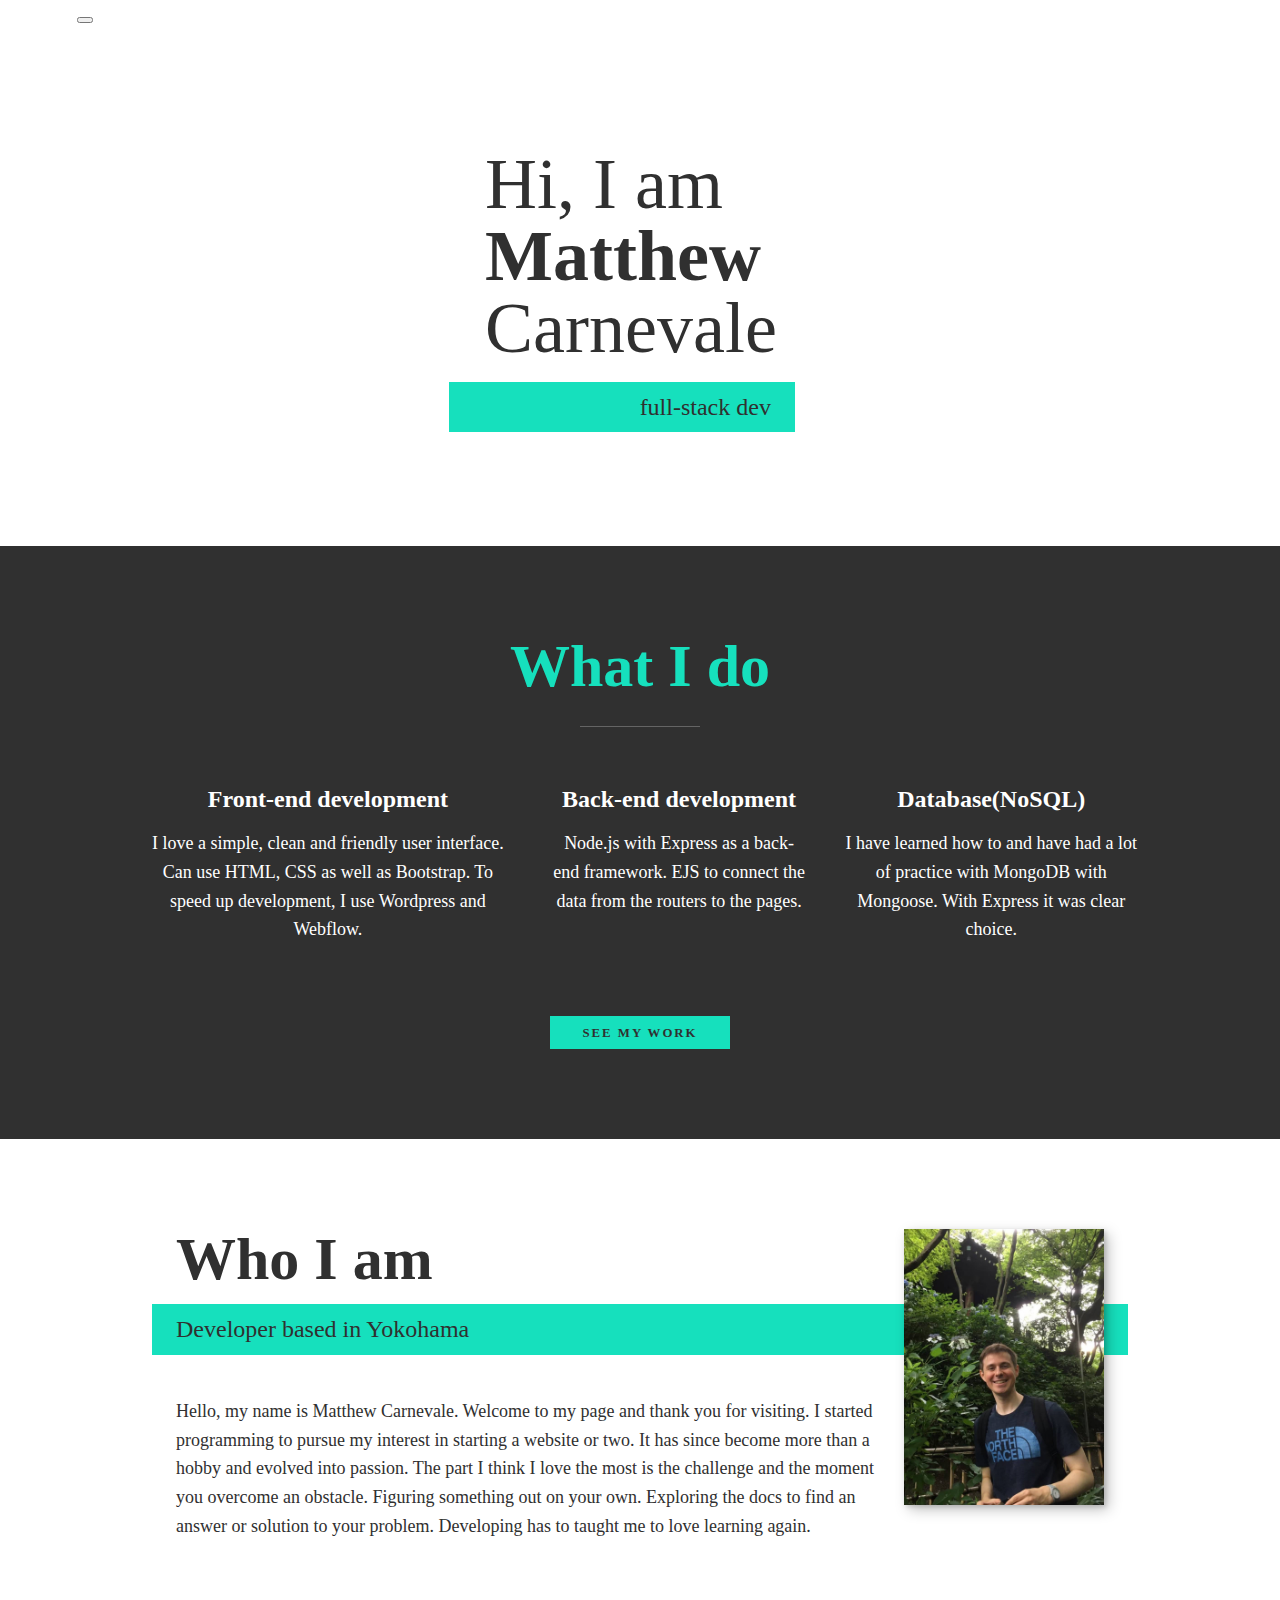
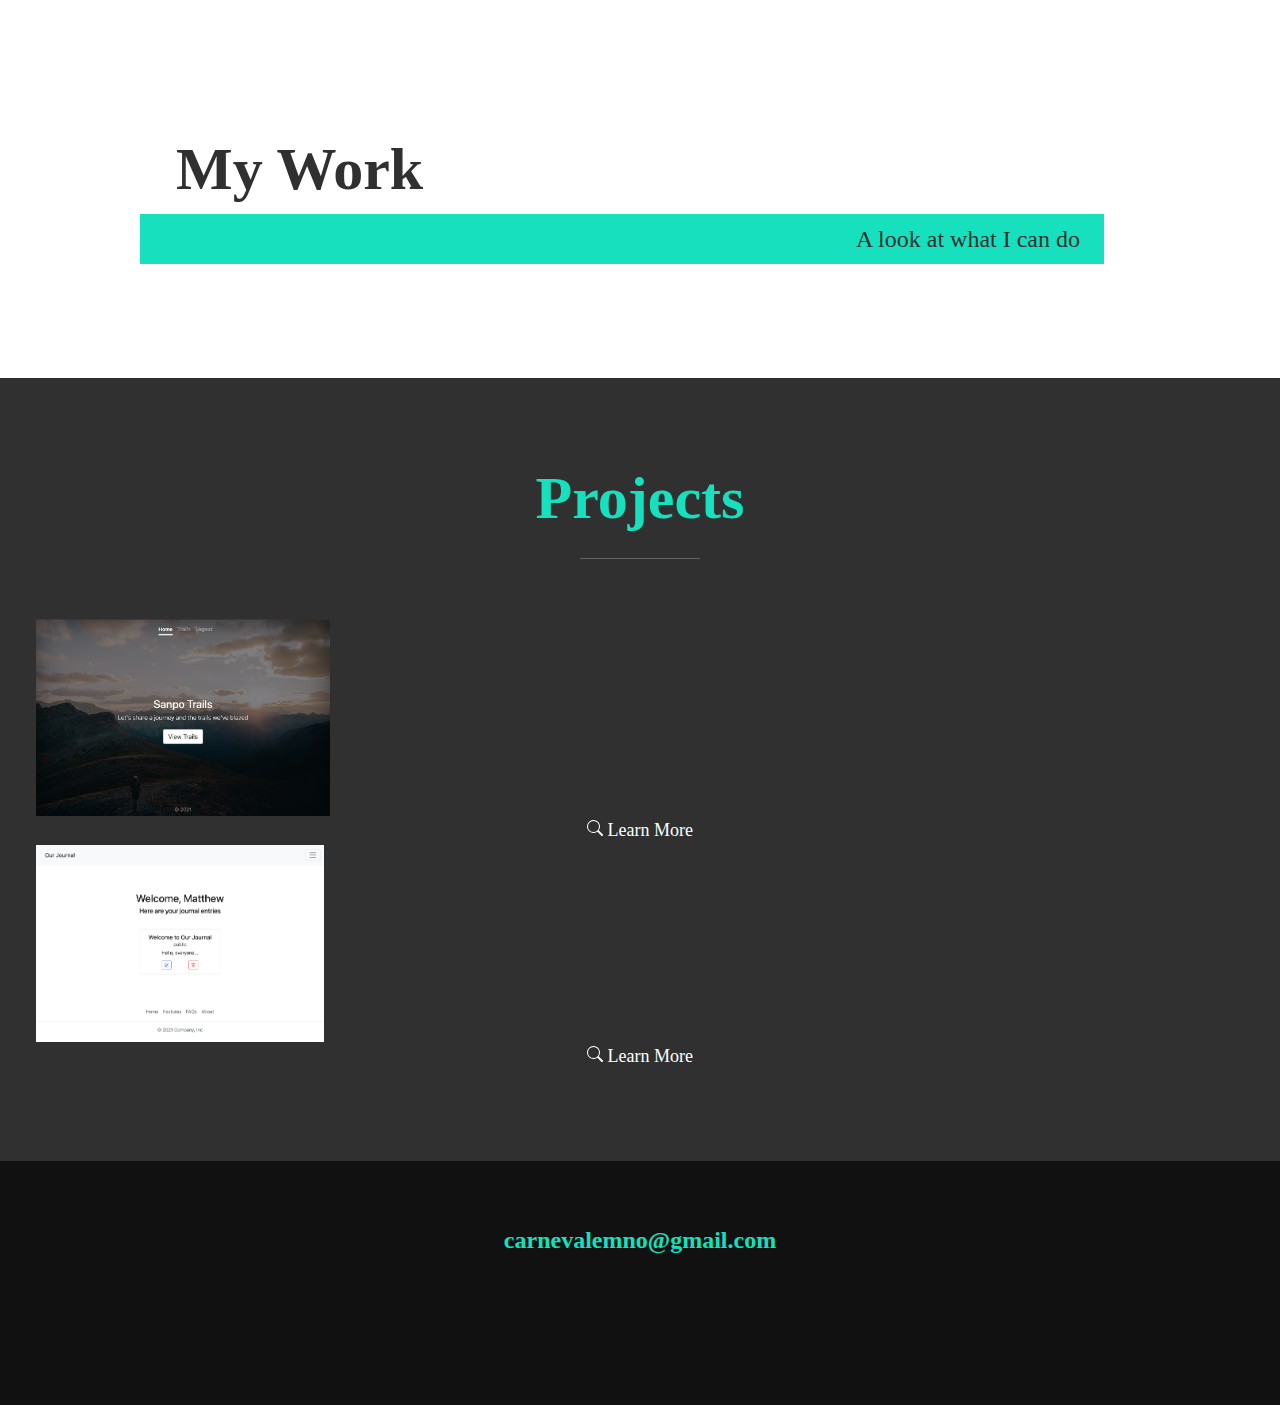
<file: portfolio/index.html>
<!DOCTYPE html>
<html lang="en">
  <head>
    <meta charset="UTF-8" />
    <meta http-equiv="X-UA-Compatible" content="IE=edge" />
    <meta name="viewport" content="width=device-width, initial-scale=1.0" />
    <title>DevMatthew</title>
    <link
      rel="stylesheet"
      href="https://pro.fontawesome.com/releases/v5.10.0/css/all.css"
      integrity="sha384-AYmEC3Yw5cVb3ZcuHtOA93w35dYTsvhLPVnYs9eStHfGJvOvKxVfELGroGkvsg+p"
      crossorigin="anonymous"
    />
    <link
      href="https://cdn.jsdelivr.net/npm/bootstrap@5.1.0/dist/css/bootstrap.min.css"
      rel="stylesheet"
      integrity="sha384-KyZXEAg3QhqLMpG8r+8fhAXLRk2vvoC2f3B09zVXn8CA5QIVfZOJ3BCsw2P0p/We"
      crossorigin="anonymous"
    />
    <link rel="stylesheet" href="css/styles.css" />
  </head>

  <body>
    <header>
      <nav class="navbar navbar-expand-lg navbar-dark bg-dark">
        <div class="container-fluid">
          <a class="navbar-brand" href="#home">Carnevale</a>
          <button
            class="navbar-toggler"
            type="button"
            data-bs-toggle="collapse"
            data-bs-target="#navbarNavAltMarkup"
            aria-controls="navbarNavAltMarkup"
            aria-expanded="false"
            aria-label="Toggle navigation"
          >
            <span class="navbar-toggler-icon"></span>
          </button>
          <div class="collapse navbar-collapse" id="navbarNavAltMarkup">
            <div class="navbar-nav">
              <a class="nav-link active" href="#home">Home</a>
              <a class="nav-link" href="#services">Services</a>
              <a class="nav-link" href="#about">About</a>
              <a class="nav-link" href="#work">Work</a>
            </div>
          </div>
        </div>
      </nav>
    </header>
    <!-- intro -->
    <section class="intro" id="home">
      <h1 class="section__title section__title--intro">
        Hi, I am <strong>Matthew</strong> Carnevale
      </h1>
      <p class="section__subtitle section__subtitle--intro">full-stack dev</p>
    </section>

    <!-- services -->

    <section class="my-services" id="services">
      <h2 class="section__title section__title--services">What I do</h2>
      <div class="services">
        <div class="service">
          <h3 class="mb-4">Front-end development</h3>
          <p>
            I love a simple, clean and friendly user interface. Can use HTML,
            CSS as well as Bootstrap. To speed up development, I use Wordpress
            and Webflow.
          </p>
        </div>
        <!-- /service -->

        <div class="service">
          <h3 class="mb-4">Back-end development</h3>
          <p>
            Node.js with Express as a back-end framework. EJS to connect the data from the routers to the pages.
          </p>
        </div>
        <!-- /service -->

        <div class="service">
          <h3 class="mb-4">Database(NoSQL)</h3>
          <p>
            I have learned how to and have had a lot of practice with MongoDB with Mongoose. With Express it was clear choice. 
          </p>
        </div>
        <!-- /service -->
      </div>
      <!-- /services -->
      <a href="#work" class="btn">See My Work</a>
    </section>

    <!-- About Me -->
    <section class="about-me" id="about">
      <h2 class="section__title section__title--about">Who I am</h2>
      <p class="section__subtitle section__subtitle--about">
        Developer based in Yokohama
      </p>

      <div class="about--me__body">
        <p>
          Hello, my name is Matthew Carnevale. Welcome to my page and thank you
          for visiting. I started programming to pursue my interest in starting a website or two. It has since become more than a hobby and evolved into passion.
          The part I think I love the most is the challenge and the moment you overcome an obstacle. Figuring something out on your own. Exploring the docs to find an answer or solution to your problem. 
          Developing has to taught me to love learning again. 
        </p>
        
      </div>
      <img
        src="imgs/me2.jpg"
        alt="
        A photo of me"
        class="about-me__img"
      />
    </section>

    <!-- My Work -->
    <div class="d-flex">
      <section class="about-me" id="about">
        <h2 class="section__title section__title--about justify-content-center">My Work</h2>
        <p class="section__subtitle section__subtitle--intro">
          A look at what I can do
        </p>
      </section>
    </div>

    <section class="my-portfolio" id="work">
      <h2 class="section__title section__title--services">Projects</h2>
      
     <div class="d-flex justify-content-around flex-wrap">
       <div class="d-flex flex-column">
        <div class="card mt-3 portfolio__img portfolio__item" style="width: 18.4rem;">
          <img src="/imgs/Sanpo-Trails.png" class="card-img-top h-auto" alt="...">
        </div>
        <a class="mt-4" href="portfolio-item.html" target="_blank">
          <svg xmlns="http://www.w3.org/2000/svg" width="16" height="16" fill="currentColor" class="bi bi-search" viewBox="0 0 16 16">
            <path d="M11.742 10.344a6.5 6.5 0 1 0-1.397 1.398h-.001c.03.04.062.078.098.115l3.85 3.85a1 1 0 0 0 1.415-1.414l-3.85-3.85a1.007 1.007 0 0 0-.115-.1zM12 6.5a5.5 5.5 0 1 1-11 0 5.5 5.5 0 0 1 11 0z"/>
          </svg> Learn More
        </a>
        
       </div>
      
      <div class="d-flex flex-column">
        <div class="card mt-3 portfolio__img portfolio__item" style="width: 18rem;">
          <img src="/imgs/Journal Home.png" class="card-img-top" alt="...">
        </div>
        <a class="mt-4" href="portfolio-item-2.html" target="_blank">
          <svg xmlns="http://www.w3.org/2000/svg" width="16" height="16" fill="currentColor" class="bi bi-search" viewBox="0 0 16 16">
            <path d="M11.742 10.344a6.5 6.5 0 1 0-1.397 1.398h-.001c.03.04.062.078.098.115l3.85 3.85a1 1 0 0 0 1.415-1.414l-3.85-3.85a1.007 1.007 0 0 0-.115-.1zM12 6.5a5.5 5.5 0 1 1-11 0 5.5 5.5 0 0 1 11 0z"/>
          </svg> Learn More
        </a>
      </div>
      
     </div>
       
    
      
    </section>
      
  



    

    <!-- footer -->
    <!-- bg-light py-4 mt-auto text-center -->
    <footer class="footer bg-dark">
      <!-- <div class="container">
            <span class="text-muted">&copy 2021</span>
        </div> -->
      <a href="mailto:carnevalema89new@gmail.com" class="footer__link"
        >carnevalemno@gmail.com</a
      >
      <ul class="social-list">
        <li class="social-list__item">
          <a class="social-list__link" href="linkedin.com"
            ><i class="fab fa-linkedin"></i
          ></a>
        </li>
        <!-- <li class="social-list__item">
          <a class="social-list__link" href="dribbble.com">b</a>
        </li> -->
        <li class="social-list__item">
          <a class="social-list__link" href="github.com"
            ><i class="fab fa-github"></i
          ></a>
        </li>
      </ul>
    </footer>

    <script
      src="https://cdn.jsdelivr.net/npm/bootstrap@5.1.0/dist/js/bootstrap.bundle.min.js"
      integrity="sha384-U1DAWAznBHeqEIlVSCgzq+c9gqGAJn5c/t99JyeKa9xxaYpSvHU5awsuZVVFIhvj"
      crossorigin="anonymous"
    ></script>
  </body>
</html>
</file>
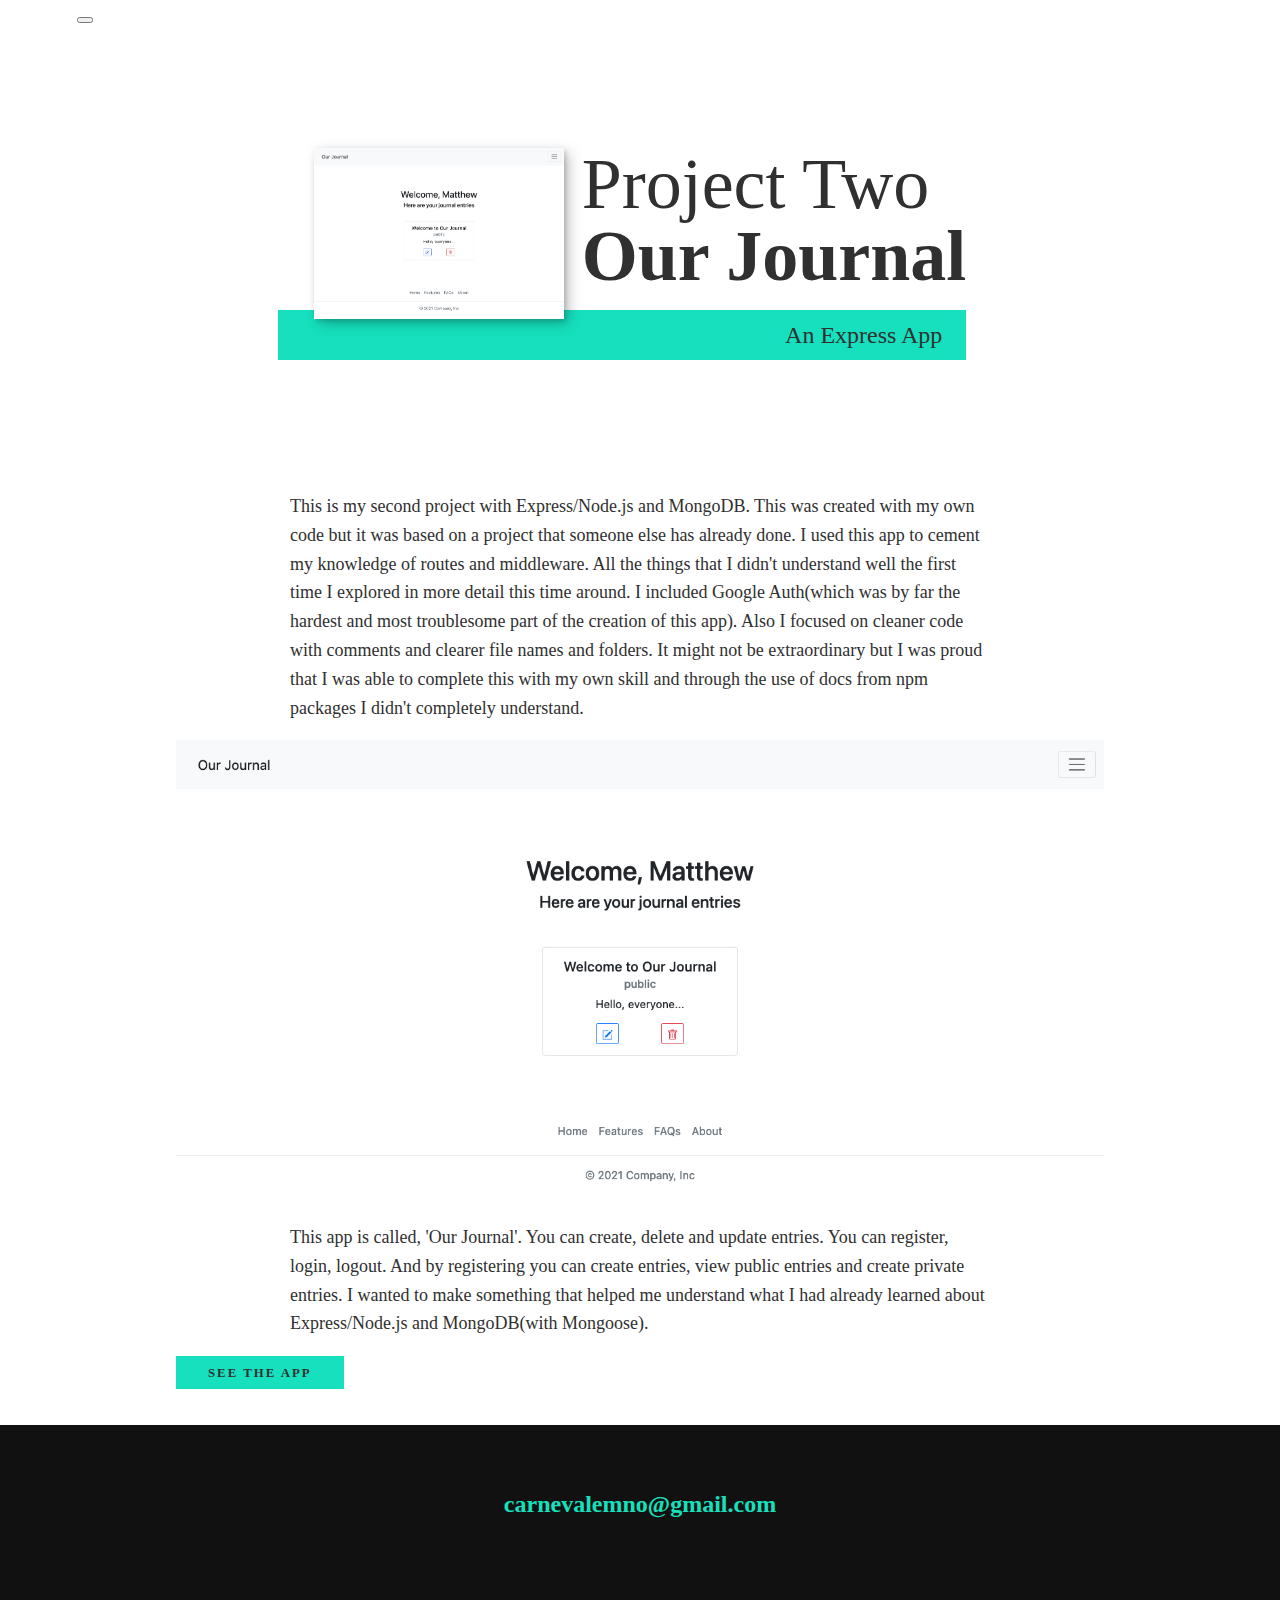
<file: portfolio-item-2.html>
<!DOCTYPE html>
<html lang="en">
  <head>
    <meta charset="UTF-8" />
    <meta http-equiv="X-UA-Compatible" content="IE=edge" />
    <meta name="viewport" content="width=device-width, initial-scale=1.0" />
    <title>Carnevale | Our Journal</title>
    <link
      rel="stylesheet"
      href="https://pro.fontawesome.com/releases/v5.10.0/css/all.css"
      integrity="sha384-AYmEC3Yw5cVb3ZcuHtOA93w35dYTsvhLPVnYs9eStHfGJvOvKxVfELGroGkvsg+p"
      crossorigin="anonymous"
    />
    <link
      href="https://cdn.jsdelivr.net/npm/bootstrap@5.1.0/dist/css/bootstrap.min.css"
      rel="stylesheet"
      integrity="sha384-KyZXEAg3QhqLMpG8r+8fhAXLRk2vvoC2f3B09zVXn8CA5QIVfZOJ3BCsw2P0p/We"
      crossorigin="anonymous"
    />
    <link rel="stylesheet" href="css/styles.css" />
  </head>
  <body>
    <header>
      <nav class="navbar navbar-expand-lg navbar-dark bg-dark">
        <div class="container-fluid">
          <a class="navbar-brand" href="#home">Carnevale</a>
          <button
            class="navbar-toggler"
            type="button"
            data-bs-toggle="collapse"
            data-bs-target="#navbarNavAltMarkup"
            aria-controls="navbarNavAltMarkup"
            aria-expanded="false"
            aria-label="Toggle navigation"
          >
            <span class="navbar-toggler-icon"></span>
          </button>
          <div class="collapse navbar-collapse" id="navbarNavAltMarkup">
            <div class="navbar-nav">
              <a class="nav-link active" href="index.html">Home</a>
              <a class="nav-link" href="index.html#services">Services</a>
              <a class="nav-link" href="index.html#about">About</a>
              <a class="nav-link" href="index.html#work">Work</a>
            </div>
          </div>
        </div>
      </nav>
    </header>

    <section class="intro" id="home">
      <h1 class="section__title section__title--intro">
        Project Two <strong>Our Journal</strong>
      </h1>
      <p class="section__subtitle section__subtitle--intro">An Express App</p>
      <img
        src="imgs/journal-home.png"
        alt="A picture of my project"
        class="intro__img"
      />
    </section>

    <div class="portfolio-item-individual">
      <p class="mb-5">
          This is my second project with Express/Node.js and MongoDB. This was created with my own code but it was based on a project that someone else has already done.
          I used this app to cement my knowledge of routes and middleware. All the things that I didn't understand well the first time I explored in more detail this time around.
          I included Google Auth(which was by far the hardest and most troublesome part of the creation of this app). Also I focused on cleaner code with comments and clearer file names and folders. 
          It might not be extraordinary but I was proud that I was able to complete this with my own skill and through the use of docs from npm packages I didn't completely understand.
      </p>
      <img
        src="imgs/Screenshot 2021-09-18 at 17-13-49 Our Journal Home.png"
        alt="project screenshot" class="border border-dark"
      />
      <p class="my-5">
        This app is called, 'Our Journal'. You can create, delete and update
        entries. You can register, login, logout. And by registering you can
        create entries, view public entries and create private entries. I wanted to make something that helped me understand 
        what I had already learned about Express/Node.js and MongoDB(with Mongoose).
      </p>
      <div class="text-center">
        <a
          href="https://floating-lake-36666.herokuapp.com/home"
          target="_blank"
          class="btn text-center"
          >See The App</a
        >
      </div>
    </div>

    <footer class="footer bg-dark">
      <!-- <div class="container">
            <span class="text-muted">&copy 2021</span>
        </div> -->
      <a href="mailto:carnevalema89new@gmail.com" class="footer__link"
        >carnevalemno@gmail.com</a
      >
      <ul class="social-list">
        <li class="social-list__item">
          <a class="social-list__link" href="https://www.linkedin.com/in/matthew-carnevale-186535209/"
            ><i class="fab fa-linkedin"></i
          ></a>
        </li>
        <!-- <li class="social-list__item">
          <a class="social-list__link" href="dribbble.com">b</a>
        </li> -->
        <li class="social-list__item">
          <a class="social-list__link" href="https://github.com/CarnevaleMatthew"
            ><i class="fab fa-github"></i
          ></a>
        </li>
      </ul>
    </footer>

    <script
      src="https://cdn.jsdelivr.net/npm/bootstrap@5.1.0/dist/js/bootstrap.bundle.min.js"
      integrity="sha384-U1DAWAznBHeqEIlVSCgzq+c9gqGAJn5c/t99JyeKa9xxaYpSvHU5awsuZVVFIhvj"
      crossorigin="anonymous"
    ></script>
  </body>
</html>
</file>
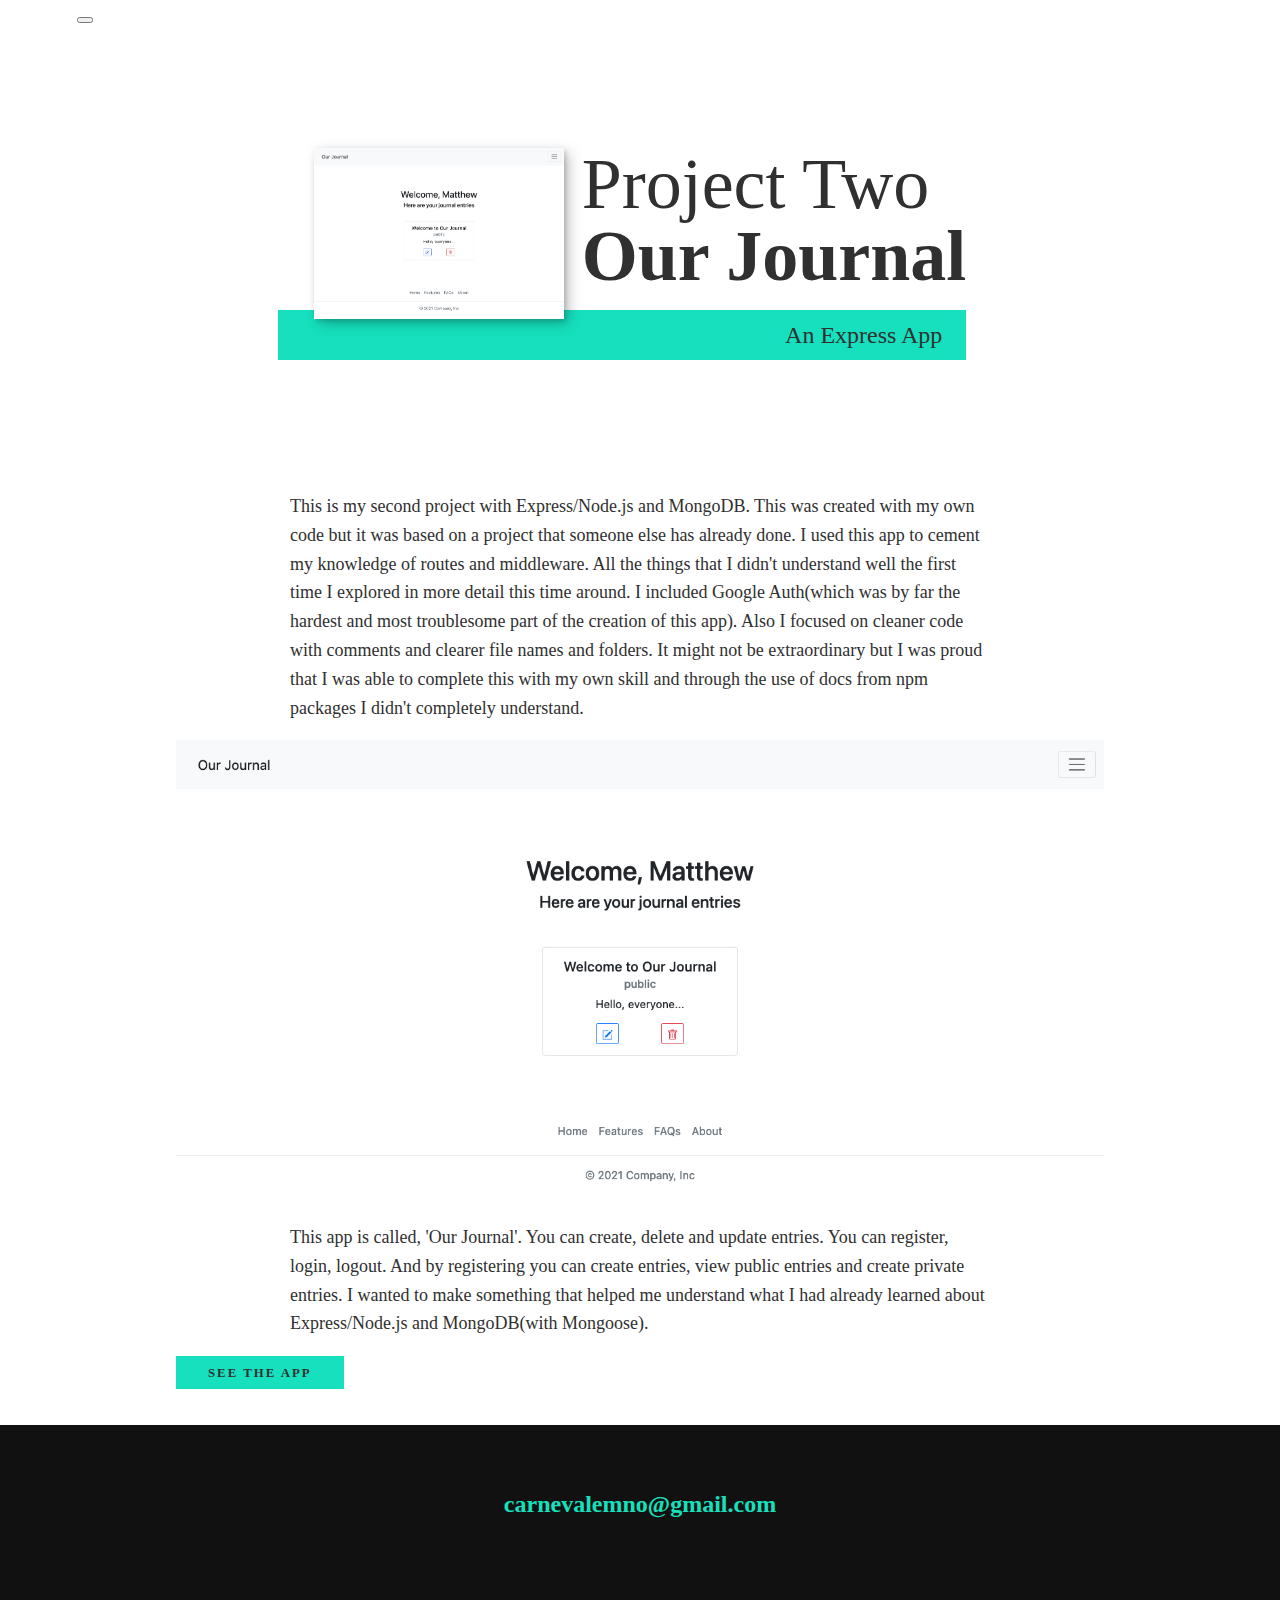
<file: portfolio/portfolio-item-2.html>
<!DOCTYPE html>
<html lang="en">
  <head>
    <meta charset="UTF-8" />
    <meta http-equiv="X-UA-Compatible" content="IE=edge" />
    <meta name="viewport" content="width=device-width, initial-scale=1.0" />
    <title>Carnevale | Our Journal</title>
    <link
      rel="stylesheet"
      href="https://pro.fontawesome.com/releases/v5.10.0/css/all.css"
      integrity="sha384-AYmEC3Yw5cVb3ZcuHtOA93w35dYTsvhLPVnYs9eStHfGJvOvKxVfELGroGkvsg+p"
      crossorigin="anonymous"
    />
    <link
      href="https://cdn.jsdelivr.net/npm/bootstrap@5.1.0/dist/css/bootstrap.min.css"
      rel="stylesheet"
      integrity="sha384-KyZXEAg3QhqLMpG8r+8fhAXLRk2vvoC2f3B09zVXn8CA5QIVfZOJ3BCsw2P0p/We"
      crossorigin="anonymous"
    />
    <link rel="stylesheet" href="css/styles.css" />
  </head>
  <body>
    <header>
      <nav class="navbar navbar-expand-lg navbar-dark bg-dark">
        <div class="container-fluid">
          <a class="navbar-brand" href="#home">Carnevale</a>
          <button
            class="navbar-toggler"
            type="button"
            data-bs-toggle="collapse"
            data-bs-target="#navbarNavAltMarkup"
            aria-controls="navbarNavAltMarkup"
            aria-expanded="false"
            aria-label="Toggle navigation"
          >
            <span class="navbar-toggler-icon"></span>
          </button>
          <div class="collapse navbar-collapse" id="navbarNavAltMarkup">
            <div class="navbar-nav">
              <a class="nav-link active" href="index.html">Home</a>
              <a class="nav-link" href="index.html#services">Services</a>
              <a class="nav-link" href="index.html#about">About</a>
              <a class="nav-link" href="index.html#work">Work</a>
            </div>
          </div>
        </div>
      </nav>
    </header>

    <section class="intro" id="home">
      <h1 class="section__title section__title--intro">
        Project Two <strong>Our Journal</strong>
      </h1>
      <p class="section__subtitle section__subtitle--intro">An Express App</p>
      <img
        src="imgs/Journal Home.png"
        alt="A picture of my project"
        class="intro__img"
      />
    </section>

    <div class="portfolio-item-individual">
      <p class="mb-5">
          This is my second project with Express/Node.js and MongoDB. This was created with my own code but it was based on a project that someone else has already done.
          I used this app to cement my knowledge of routes and middleware. All the things that I didn't understand well the first time I explored in more detail this time around.
          I included Google Auth(which was by far the hardest and most troublesome part of the creation of this app). Also I focused on cleaner code with comments and clearer file names and folders. 
          It might not be extraordinary but I was proud that I was able to complete this with my own skill and through the use of docs from npm packages I didn't completely understand.
      </p>
      <img
        src="imgs/Screenshot 2021-09-18 at 17-13-49 Our Journal Home.png"
        alt="project screenshot" class="border border-dark"
      />
      <p class="my-5">
        This app is called, 'Our Journal'. You can create, delete and update
        entries. You can register, login, logout. And by registering you can
        create entries, view public entries and create private entries. I wanted to make something that helped me understand 
        what I had already learned about Express/Node.js and MongoDB(with Mongoose).
      </p>
      <div class="text-center">
        <a
          href="https://floating-lake-36666.herokuapp.com/home"
          target="_blank"
          class="btn text-center"
          >See The App</a
        >
      </div>
    </div>

    <footer class="footer bg-dark">
      <!-- <div class="container">
            <span class="text-muted">&copy 2021</span>
        </div> -->
      <a href="mailto:carnevalema89new@gmail.com" class="footer__link"
        >carnevalemno@gmail.com</a
      >
      <ul class="social-list">
        <li class="social-list__item">
          <a class="social-list__link" href="linkedin.com"
            ><i class="fab fa-linkedin"></i
          ></a>
        </li>
        <!-- <li class="social-list__item">
          <a class="social-list__link" href="dribbble.com">b</a>
        </li> -->
        <li class="social-list__item">
          <a class="social-list__link" href="github.com"
            ><i class="fab fa-github"></i
          ></a>
        </li>
      </ul>
    </footer>

    <script
      src="https://cdn.jsdelivr.net/npm/bootstrap@5.1.0/dist/js/bootstrap.bundle.min.js"
      integrity="sha384-U1DAWAznBHeqEIlVSCgzq+c9gqGAJn5c/t99JyeKa9xxaYpSvHU5awsuZVVFIhvj"
      crossorigin="anonymous"
    ></script>
  </body>
</html>
</file>
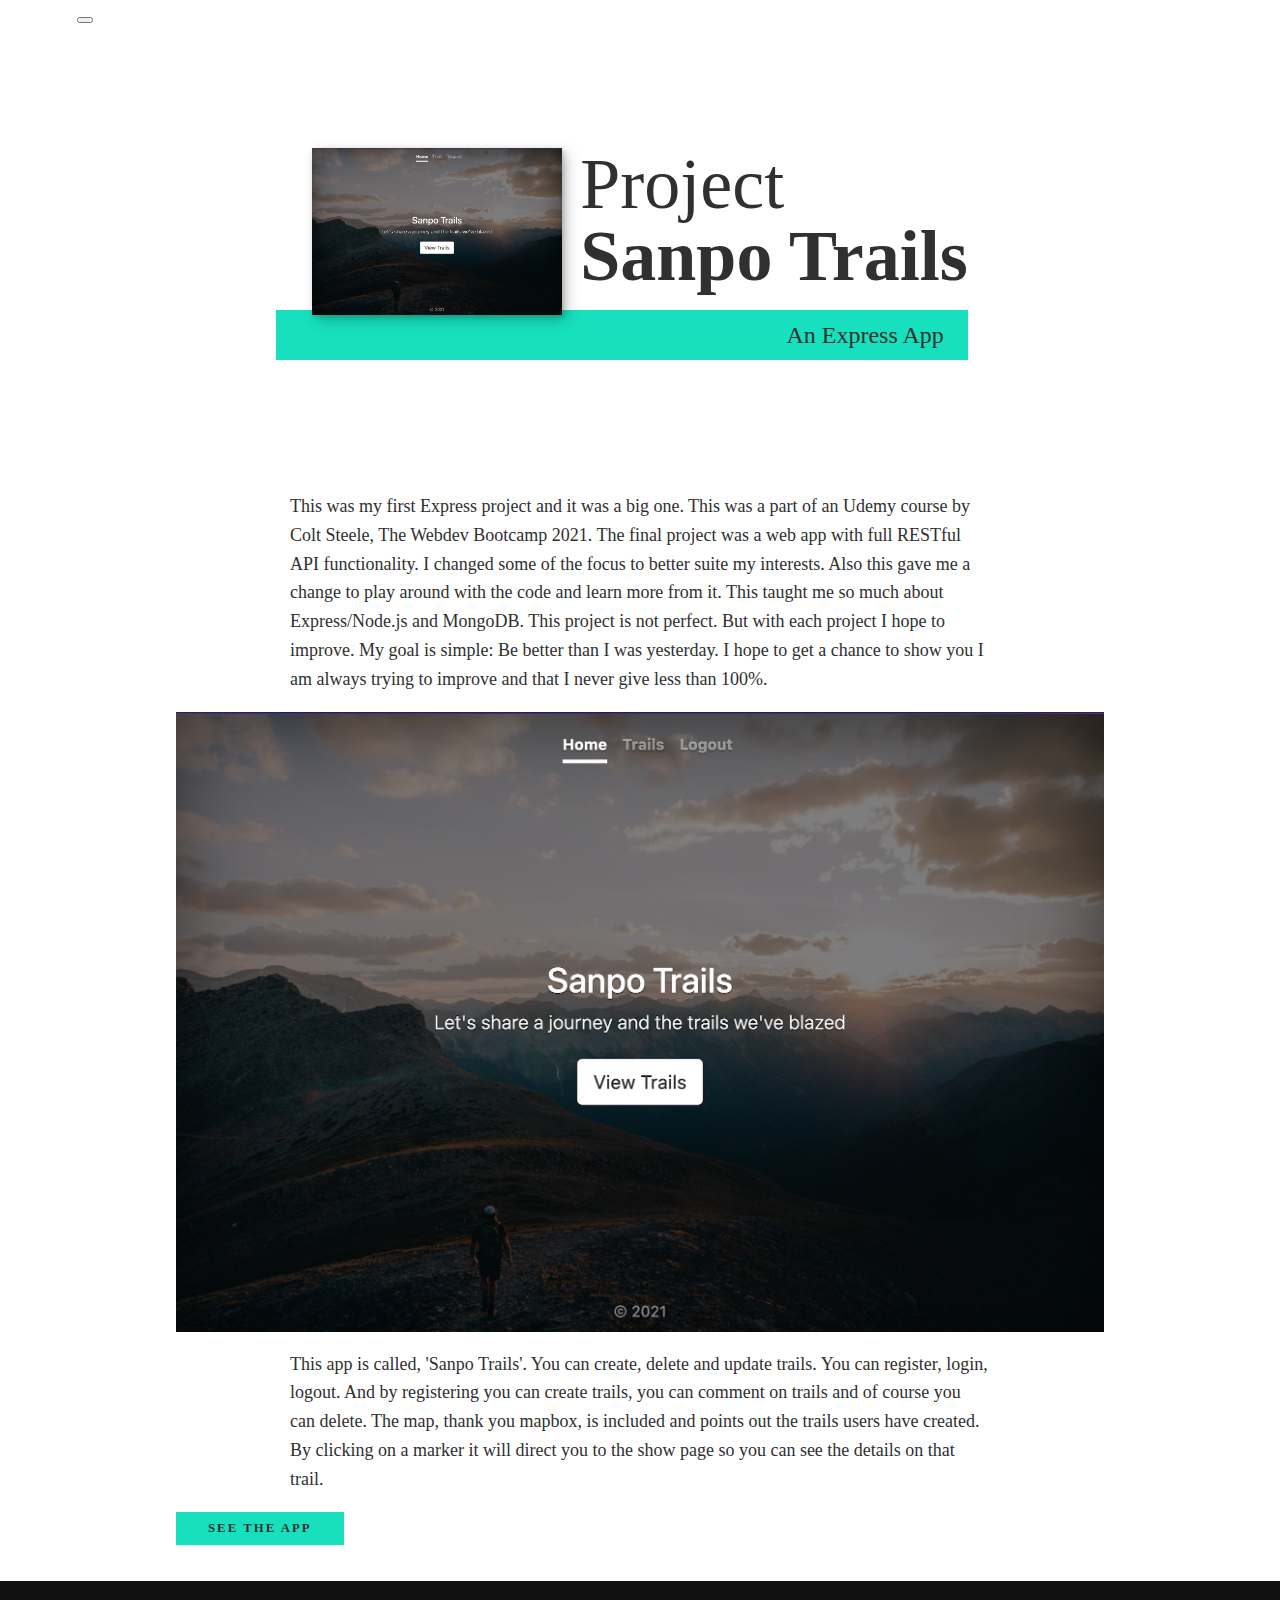
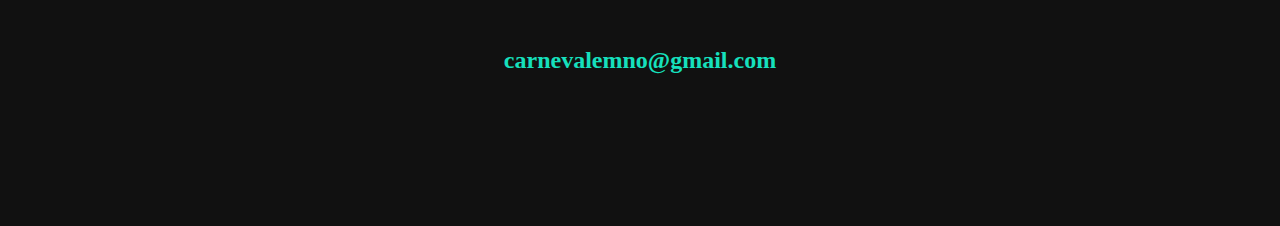
<file: portfolio/portfolio-item.html>
<!DOCTYPE html>
<html lang="en">
  <head>
    <meta charset="UTF-8" />
    <meta http-equiv="X-UA-Compatible" content="IE=edge" />
    <meta name="viewport" content="width=device-width, initial-scale=1.0" />
    <title>Carnevale | Sanpo Trails</title>
    <link
      rel="stylesheet"
      href="https://pro.fontawesome.com/releases/v5.10.0/css/all.css"
      integrity="sha384-AYmEC3Yw5cVb3ZcuHtOA93w35dYTsvhLPVnYs9eStHfGJvOvKxVfELGroGkvsg+p"
      crossorigin="anonymous"
    />
    <link
      href="https://cdn.jsdelivr.net/npm/bootstrap@5.1.0/dist/css/bootstrap.min.css"
      rel="stylesheet"
      integrity="sha384-KyZXEAg3QhqLMpG8r+8fhAXLRk2vvoC2f3B09zVXn8CA5QIVfZOJ3BCsw2P0p/We"
      crossorigin="anonymous"
    />
    <link rel="stylesheet" href="css/styles.css" />
  </head>
  <body>
    <header>
      <nav class="navbar navbar-expand-lg navbar-dark bg-dark">
        <div class="container-fluid">
          <a class="navbar-brand" href="#home">Carnevale</a>
          <button
            class="navbar-toggler"
            type="button"
            data-bs-toggle="collapse"
            data-bs-target="#navbarNavAltMarkup"
            aria-controls="navbarNavAltMarkup"
            aria-expanded="false"
            aria-label="Toggle navigation"
          >
            <span class="navbar-toggler-icon"></span>
          </button>
          <div class="collapse navbar-collapse" id="navbarNavAltMarkup">
            <div class="navbar-nav">
              <a class="nav-link active" href="index.html">Home</a>
              <a class="nav-link" href="index.html#services">Services</a>
              <a class="nav-link" href="index.html#about">About</a>
              <a class="nav-link" href="index.html#work">Work</a>
            </div>
          </div>
        </div>
      </nav>
    </header>

    <section class="intro" id="home">
      <h1 class="section__title section__title--intro">
        Project <strong>Sanpo Trails</strong>
      </h1>
      <p class="section__subtitle section__subtitle--intro">An Express App</p>
      <img
        src="/imgs/Sanpo-Trails.png"
        alt="A picture of my project"
        class="intro__img"
      />
    </section>

    <div class="portfolio-item-individual">
      <p class="mb-5">
        This was my first Express project and it was a big one. This was a part of an Udemy course 
        by Colt Steele, The Webdev Bootcamp 2021. The final project was a web app with full RESTful API functionality.
        I changed some of the focus to better suite my interests. Also this gave me a change to play around with the code and learn more from it.
        This taught me so much about Express/Node.js and MongoDB. This project is not perfect. But with each project I hope to improve. 
        My goal is simple: Be better than I was yesterday. I hope to get a chance to show you I am always trying to improve and that I never give less than 100%. 
      </p>
      <img
        src="imgs/Sanpo-Trails.png"
        alt="project screenshot" 
      />
      <p class="my-5">
        This app is called, 'Sanpo Trails'. You can create, delete and update
        trails. You can register, login, logout. And by registering you can
        create trails, you can comment on trails and of course you can delete.
        The map, thank you mapbox, is included and points out the trails users
        have created. By clicking on a marker it will direct you to the show
        page so you can see the details on that trail.
      </p>
      <div class="text-center">
        <a
          href="https://aqueous-sierra-03327.herokuapp.com/"
          target="_blank"
          class="btn text-center"
          >See The App</a
        >
      </div>
    </div>

    <footer class="footer bg-dark">
      <!-- <div class="container">
            <span class="text-muted">&copy 2021</span>
        </div> -->
      <a href="mailto:carnevalema89new@gmail.com" class="footer__link"
        >carnevalemno@gmail.com</a
      >
      <ul class="social-list">
        <li class="social-list__item">
          <a class="social-list__link" href="https://www.linkedin.com/in/matthew-carnevale-186535209/"
            ><i class="fab fa-linkedin"></i
          ></a>
        </li>
        <!-- <li class="social-list__item">
          <a class="social-list__link" href="dribbble.com">b</a>
        </li> -->
        <li class="social-list__item">
          <a class="social-list__link" href="https://github.com/CarnevaleMatthew"
            ><i class="fab fa-github"></i
          ></a>
        </li>
      </ul>
    </footer>

    <script
      src="https://cdn.jsdelivr.net/npm/bootstrap@5.1.0/dist/js/bootstrap.bundle.min.js"
      integrity="sha384-U1DAWAznBHeqEIlVSCgzq+c9gqGAJn5c/t99JyeKa9xxaYpSvHU5awsuZVVFIhvj"
      crossorigin="anonymous"
    ></script>
  </body>
</html>
</file>
<file: portfolio/css/styles.css>
*,
*::before,
*::after {
    box-sizing: border-box;
}

:root {
    /* --ff-primary: ;
    --ff-secondary: ; */

    --fw-reg: 300;
    --fw-bold: 900;

    --clr-light: #fff;
    --clr-dark: #303030;
    --clr-accent: #16e0bd;

    --fs-h1: 3rem;
    --fs-h2: 2.25rem;
    --fs-h3: 1.25rem;
    --fs-body: 1rem;

    --bs: 0.25em 0.25em 0.75em rgba(0,0,0, .25),
          0.125em 0.125em 0.25em rgba(0,0,0,.15);
}

@media (min-width: 800px) {
    :root {
        --fs-h1: 4.5rem;
        --fs-h2: 3.75rem;
        --fs-h3: 1.5rem;
        --fs-body: 1.125rem
    }
}

/* general sytyles */

body {
    background: var(--clr-light);
    color: var(--clr-dark);
    margin: 0;
    font-size: var(--fs-body);
    line-height: 1.6;
    font-family: serif;
}

section {
    padding: 5em 2em;
}

img {
    display: block;
    max-width: 100%;
}

strong { font-weight: var(--fw-bold);}

:focus {
    outline: 3px solid var(--clr-accent);
    outline-offset: 3px;
}

.btn {
    display: inline-block;
    padding: .5em 2.5em;
    background: var(--clr-accent);
    color: var(--clr-dark);
    text-decoration: none;
    cursor: pointer;
    font-size: .8rem;
    text-transform: uppercase;
    letter-spacing: 2px;
    font-weight: var(--fw-bold);
    transition: transform 200ms ease-in-out;
}

.btn:hover {
    transform: scale(1.1);
}

h1,
h2,
h3 {
    line-height: 1;
    margin: 0;
}

h1 { font-size: var(--fs-h1) }
h2 { font-size: var(--fs-h2) }
h3 { font-size: var(--fs-h3) }

.section__title {
    margin-bottom: .25em;
}

.section__title--intro {
    font-weight: var(--fw-reg);
}

.section__title--intro strong {
    display: block;
}

.section__subtitle {
    margin: 0;
    font-size: var(--fs-h3);
}

.section__subtitle--intro,
.section__subtitle--about {
    background: var(--clr-accent);
    padding: .25em 1em;
    margin-bottom: 1em;
}

/* Intro */

.intro {
    position: relative;
}

.intro__img {
    box-shadow: var(--bs);
}

@media (min-width: 600px) {
     .intro {
         display: grid;
         width: min-content;
         margin: 0 auto;
         grid-column-gap: 1em;
         grid-template-areas: 
            "img title"
            "img subtitle";
        grid-template-columns: min-content max-content;
     }

     .intro__img {
         grid-area: img;
         min-width: 250px;
         position: relative;
         z-index: 2;
     }

     .section__subtitle--intro {
         align-self: start;
         grid-column: -1 / 1;
         grid-row: 2;
         text-align: right;
         position: relative;
         left: -1.5em;
         width: calc(100% + 1.5em);
     }
}

/* services */

.my-services {
    background-color: var(--clr-dark);
    background-image: url('https://images.unsplash.com/photo-1555099962-4199c345e5dd?ixid=MnwxMjA3fDB8MHxwaG90by1wYWdlfHx8fGVufDB8fHx8&ixlib=rb-1.2.1&auto=format&fit=crop&w=1950&q=80');
    background-size: cover;
    background-blend-mode: multiply;
    color: var(--clr-light);
    text-align: center;
}

.section__title--services {
    color: var(--clr-accent);
    position: relative;
}

.section__title--services::after {
    content: '';
    display: block;
    width: 2em;
    height: 1px;
    margin: 0.5em auto 1em;
    background: var(--clr-light);
    opacity: 0.25;
}

.services {
    margin-bottom: 3em;
}

.service {
    max-width: 500px;
    margin: 0 auto;
}

@media (min-width: 800px) {
    .services {
        display: flex;
        max-width: 1000px;
        margin-left: auto;
        margin-right: auto;
    }

    .service + .service {
        margin-left: 2em;
    }
}

.about-me {
    max-width: 1000px;
    margin: 0 auto;
}

.about-me__img {
    box-shadow: var(--bs);
}

@media (min-width: 600px) {
    .about-me {
        display: grid;
        grid-template-columns: 1fr 200px;
        grid-template-areas: 
            "title img"
            "subtitle img"
            "text img";
        grid-column-gap: 1.5em;
    }

    .section__title--about {
        grid-area: title;
    }

    .section__subtitle--about {
        grid-column: 1 / -1;
        grid-row: 2;
        position: relative;
        left: -1em;
        width: calc(100% + 2em);
        padding-left: 1em;
        padding-right: calc(200px + 3em);
    }

    .about-me__img {
        grid-area: img;
        position: relative;
        z-index: 2;
    }
}

/* My Work */

.my-portfolio {
    background-color: var(--clr-dark);
    background-image: url('https://images.unsplash.com/photo-1498050108023-c5249f4df085?ixid=MnwxMjA3fDB8MHxwaG90by1wYWdlfHx8fGVufDB8fHx8&ixlib=rb-1.2.1&auto=format&fit=crop&w=1400&q=80');
    background-size: cover;
    background-position: bottom;
    background-blend-mode: multiply;
    color: var(--clr-light);
    text-align: center;
}

.my-work {
    background-color: var(--clr-dark);
    color: var(--clr-light);
    text-align: center;
}

.section__subtitle--work {
    color: var(--clr-accent);
    font-weight: var(--fw-bold);
    margin-bottom: 2em;
}

.portfolio {
    display: grid;
    grid-template-columns: repeat(auto-fit, minmax(300px, 1fr));
}

.portfolio__item {
    background: var(--clr-accent);
    overflow: hidden;
}

.portfolio__img {
    transition: transform 750ms cubic-bezier(.5, 0, .5, 1),
    opacity 250ms linear;
}

.portfolio__item:focus {
    position: relative;
    z-index: 2;
}

.portfolio__img:hover,
.portfolio__item:focus .portfolio__img {
    transform: scale(1.2);
    opacity: .90;
}

.footer {
    background: #111;
    color: var(--clr-accent);
    text-align: center;
    padding: 2.5em 0;
    font-size: var(--fs-h3);
}

.footer a {
    color: inherit;
    text-decoration: none;
}

.footer__link {
    
    font-weight: var(--fw-bold);
}

.footer__link:hover,
.social-list__link:hover {
    opacity: .7;
}

.footer__link:hover {
    text-decoration: underline;
}

.social-list {
    list-style: none;
    display: flex;
    justify-content: center;
    margin: 2em 0 0;
    padding: 0;
}

.social-list_item {
    margin: 0 .5em;
}

.social-list__link {
    padding: .5em
}

/* portfolio items */

.portfolio-item-individual {
    padding: 0 2em 2em;
    max-width: 1000px;
    margin: 0 auto;
}

.portfolio-item-individual p {
    max-width: 700px;
    margin-left: auto;
    margin-right: auto;
}

a {
    text-decoration: none;
    color: #fff;
}

a:hover {
    color: #16e0bd;
  }


/* @media(min-width: 600px){
.card-img-top {
    width: 100%;
    height: 15vw;
    object-fit: cover;
}
} */
/* .bg-primary: This sets the color to the primary color.
.bg-secondary: This sets the color to the secondary color.
.bg-success: This sets the color to the success color.
.bg-danger: This sets the color to the danger color.
.bg-warning: This sets the color to the warning color.
.bg-info: This sets the color to the info color.
.bg-light: This sets the color to the light color.
.bg-dark: This sets the color to the dark color.
.bg-white: This sets the color to the white color.
.bg-transparent: This sets the navbar to be transparent. */
</file>
<file: css/styles.css>
*,
*::before,
*::after {
    box-sizing: border-box;
}

:root {
    /* --ff-primary: ;
    --ff-secondary: ; */

    --fw-reg: 300;
    --fw-bold: 900;

    --clr-light: #fff;
    --clr-dark: #303030;
    --clr-accent: #16e0bd;

    --fs-h1: 3rem;
    --fs-h2: 2.25rem;
    --fs-h3: 1.25rem;
    --fs-body: 1rem;

    --bs: 0.25em 0.25em 0.75em rgba(0,0,0, .25),
          0.125em 0.125em 0.25em rgba(0,0,0,.15);
}

@media (min-width: 800px) {
    :root {
        --fs-h1: 4.5rem;
        --fs-h2: 3.75rem;
        --fs-h3: 1.5rem;
        --fs-body: 1.125rem
    }
}

/* general sytyles */

body {
    background: var(--clr-light);
    color: var(--clr-dark);
    margin: 0;
    font-size: var(--fs-body);
    line-height: 1.6;
    font-family: serif;
}

section {
    padding: 5em 2em;
}

img {
    display: block;
    max-width: 100%;
}

strong { font-weight: var(--fw-bold);}

:focus {
    outline: 3px solid var(--clr-accent);
    outline-offset: 3px;
}

.btn {
    display: inline-block;
    padding: .5em 2.5em;
    background: var(--clr-accent);
    color: var(--clr-dark);
    text-decoration: none;
    cursor: pointer;
    font-size: .8rem;
    text-transform: uppercase;
    letter-spacing: 2px;
    font-weight: var(--fw-bold);
    transition: transform 200ms ease-in-out;
}

.btn:hover {
    transform: scale(1.1);
}

h1,
h2,
h3 {
    line-height: 1;
    margin: 0;
}

h1 { font-size: var(--fs-h1) }
h2 { font-size: var(--fs-h2) }
h3 { font-size: var(--fs-h3) }

.section__title {
    margin-bottom: .25em;
}

.section__title--intro {
    font-weight: var(--fw-reg);
}

.section__title--intro strong {
    display: block;
}

.section__subtitle {
    margin: 0;
    font-size: var(--fs-h3);
}

.section__subtitle--intro,
.section__subtitle--about {
    background: var(--clr-accent);
    padding: .25em 1em;
    margin-bottom: 1em;
}

/* Intro */

.intro {
    position: relative;
}

.intro__img {
    box-shadow: var(--bs);
}

@media (min-width: 600px) {
     .intro {
         display: grid;
         width: min-content;
         margin: 0 auto;
         grid-column-gap: 1em;
         grid-template-areas: 
            "img title"
            "img subtitle";
        grid-template-columns: min-content max-content;
     }

     .intro__img {
         grid-area: img;
         min-width: 250px;
         position: relative;
         z-index: 2;
     }

     .section__subtitle--intro {
         align-self: start;
         grid-column: -1 / 1;
         grid-row: 2;
         text-align: right;
         position: relative;
         left: -1.5em;
         width: calc(100% + 1.5em);
     }
}

/* services */

.my-services {
    background-color: var(--clr-dark);
    background-image: url('https://images.unsplash.com/photo-1555099962-4199c345e5dd?ixid=MnwxMjA3fDB8MHxwaG90by1wYWdlfHx8fGVufDB8fHx8&ixlib=rb-1.2.1&auto=format&fit=crop&w=1950&q=80');
    background-size: cover;
    background-blend-mode: multiply;
    color: var(--clr-light);
    text-align: center;
}

.section__title--services {
    color: var(--clr-accent);
    position: relative;
}

.section__title--services::after {
    content: '';
    display: block;
    width: 2em;
    height: 1px;
    margin: 0.5em auto 1em;
    background: var(--clr-light);
    opacity: 0.25;
}

.services {
    margin-bottom: 3em;
}

.service {
    max-width: 500px;
    margin: 0 auto;
}

@media (min-width: 800px) {
    .services {
        display: flex;
        max-width: 1000px;
        margin-left: auto;
        margin-right: auto;
    }

    .service + .service {
        margin-left: 2em;
    }
}

.about-me {
    max-width: 1000px;
    margin: 0 auto;
}

.about-me__img {
    box-shadow: var(--bs);
}

@media (min-width: 600px) {
    .about-me {
        display: grid;
        grid-template-columns: 1fr 200px;
        grid-template-areas: 
            "title img"
            "subtitle img"
            "text img";
        grid-column-gap: 1.5em;
    }

    .section__title--about {
        grid-area: title;
    }

    .section__subtitle--about {
        grid-column: 1 / -1;
        grid-row: 2;
        position: relative;
        left: -1em;
        width: calc(100% + 2em);
        padding-left: 1em;
        padding-right: calc(200px + 3em);
    }

    .about-me__img {
        grid-area: img;
        position: relative;
        z-index: 2;
    }
}

/* My Work */

.my-portfolio {
    background-color: var(--clr-dark);
    background-image: url('https://images.unsplash.com/photo-1498050108023-c5249f4df085?ixid=MnwxMjA3fDB8MHxwaG90by1wYWdlfHx8fGVufDB8fHx8&ixlib=rb-1.2.1&auto=format&fit=crop&w=1400&q=80');
    background-size: cover;
    background-position: bottom;
    background-blend-mode: multiply;
    color: var(--clr-light);
    text-align: center;
}

.my-work {
    background-color: var(--clr-dark);
    color: var(--clr-light);
    text-align: center;
}

.section__subtitle--work {
    color: var(--clr-accent);
    font-weight: var(--fw-bold);
    margin-bottom: 2em;
}

.portfolio {
    display: grid;
    grid-template-columns: repeat(auto-fit, minmax(300px, 1fr));
}

.portfolio__item {
    background: var(--clr-accent);
    overflow: hidden;
}

.portfolio__img {
    transition: transform 750ms cubic-bezier(.5, 0, .5, 1),
    opacity 250ms linear;
}

.portfolio__item:focus {
    position: relative;
    z-index: 2;
}

.portfolio__img:hover,
.portfolio__item:focus .portfolio__img {
    transform: scale(1.2);
    opacity: .90;
}

.footer {
    background: #111;
    color: var(--clr-accent);
    text-align: center;
    padding: 2.5em 0;
    font-size: var(--fs-h3);
}

.footer a {
    color: inherit;
    text-decoration: none;
}

.footer__link {
    
    font-weight: var(--fw-bold);
}

.footer__link:hover,
.social-list__link:hover {
    opacity: .7;
}

.footer__link:hover {
    text-decoration: underline;
}

.social-list {
    list-style: none;
    display: flex;
    justify-content: center;
    margin: 2em 0 0;
    padding: 0;
}

.social-list_item {
    margin: 0 .5em;
}

.social-list__link {
    padding: .5em
}

/* portfolio items */

.portfolio-item-individual {
    padding: 0 2em 2em;
    max-width: 1000px;
    margin: 0 auto;
}

.portfolio-item-individual p {
    max-width: 700px;
    margin-left: auto;
    margin-right: auto;
}

a {
    text-decoration: none;
    color: #fff;
}

a:hover {
    color: #16e0bd;
  }


/* @media(min-width: 600px){
.card-img-top {
    width: 100%;
    height: 15vw;
    object-fit: cover;
}
} */
/* .bg-primary: This sets the color to the primary color.
.bg-secondary: This sets the color to the secondary color.
.bg-success: This sets the color to the success color.
.bg-danger: This sets the color to the danger color.
.bg-warning: This sets the color to the warning color.
.bg-info: This sets the color to the info color.
.bg-light: This sets the color to the light color.
.bg-dark: This sets the color to the dark color.
.bg-white: This sets the color to the white color.
.bg-transparent: This sets the navbar to be transparent. */
</file>
